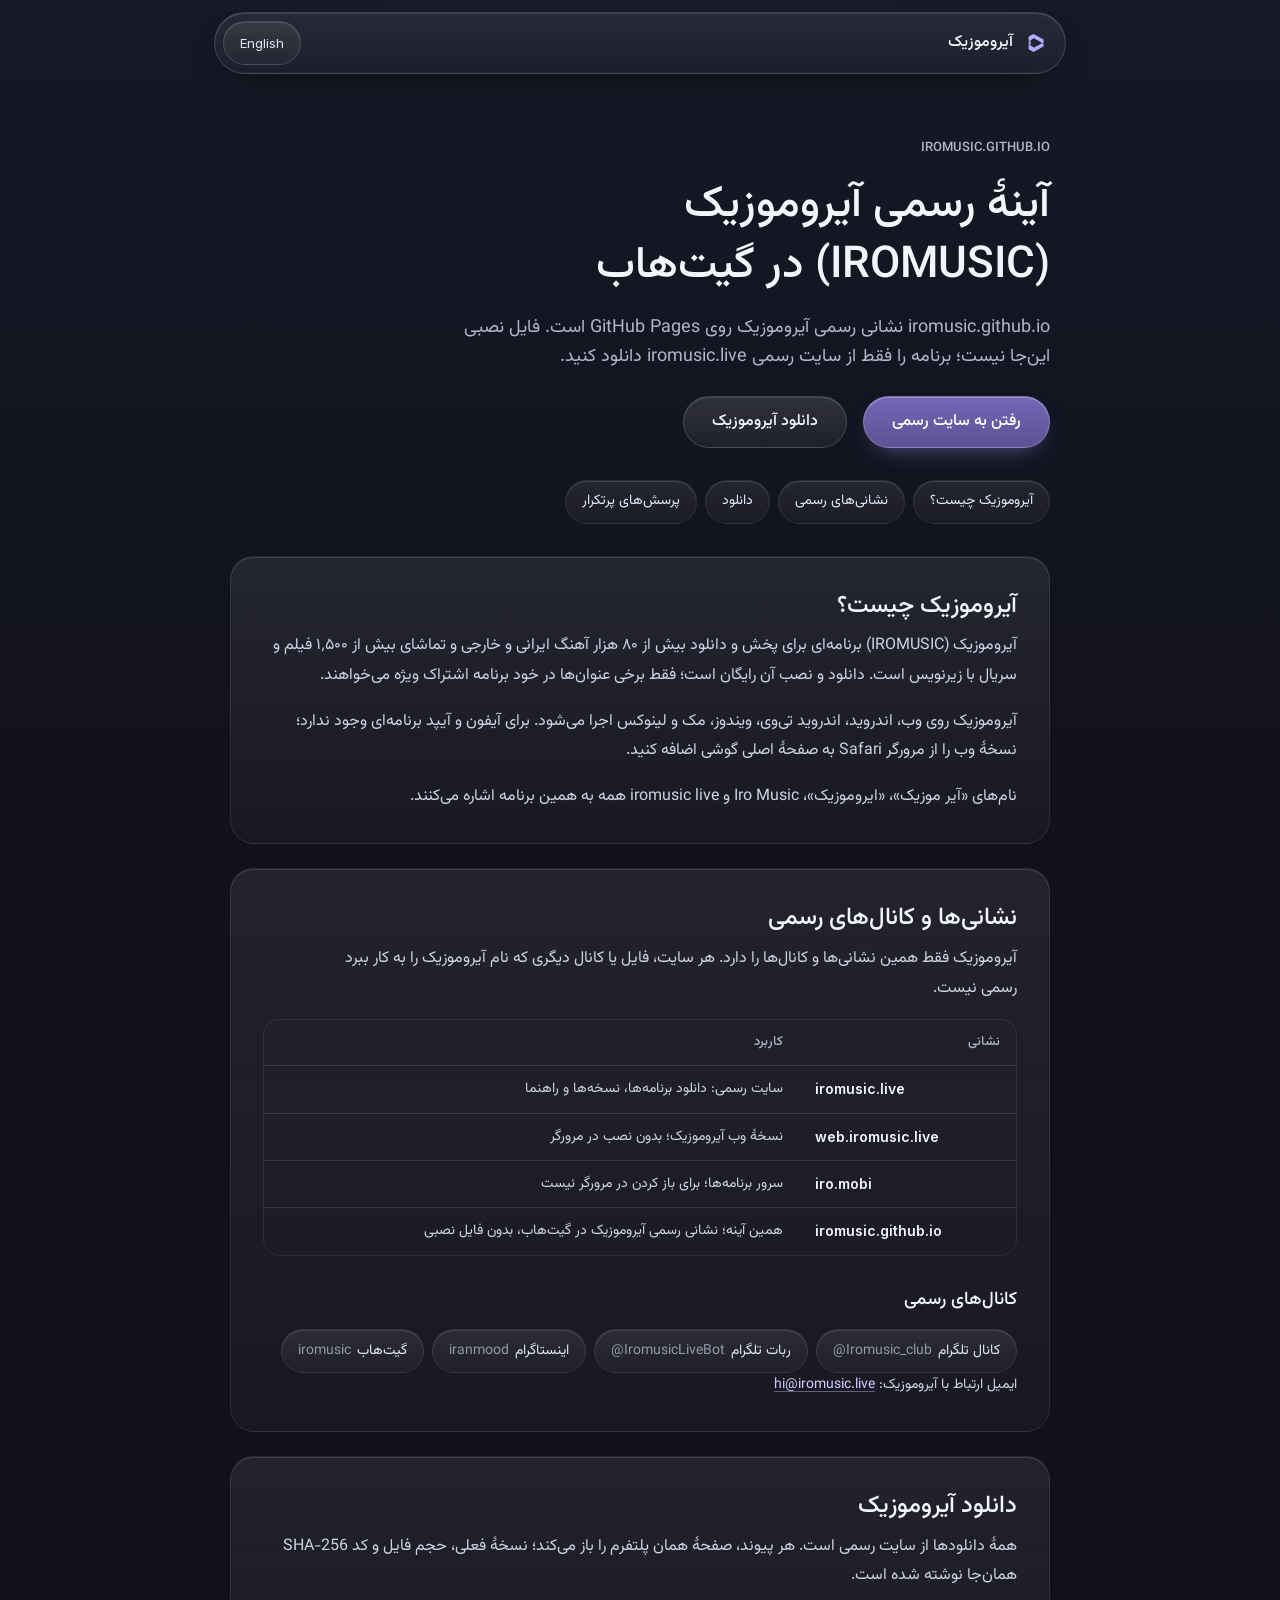
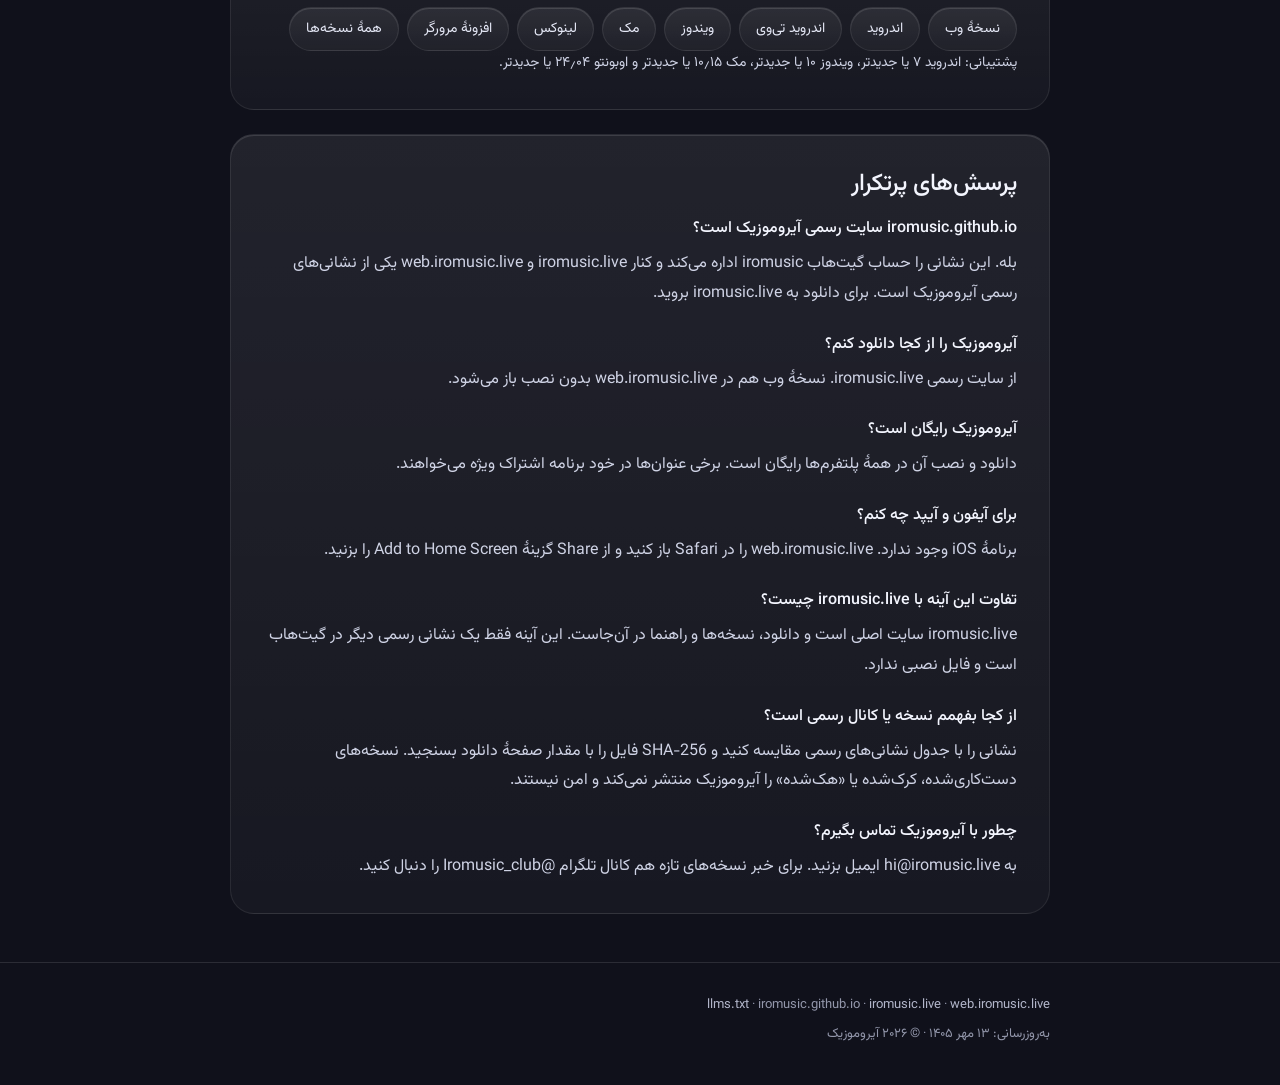
<file: index.html>
<!DOCTYPE html>
<html lang="fa" dir="rtl">
<head>
<meta charset="utf-8">
<meta name="viewport" content="width=device-width, initial-scale=1">
<title>آینهٔ رسمی آیروموزیک (IROMUSIC) در گیت‌هاب</title>
<meta name="description" content="نشانی رسمی آیروموزیک (IROMUSIC) در گیت‌هاب. دانلود و راهنما فقط در سایت رسمی iromusic.live است.">
<meta name="robots" content="index,follow,max-image-preview:large,max-snippet:-1,max-video-preview:-1">
<link rel="canonical" href="https://iromusic.github.io/">
<link rel="alternate" hreflang="fa" href="https://iromusic.github.io/">
<link rel="alternate" hreflang="en" href="https://iromusic.github.io/en/">
<link rel="alternate" hreflang="x-default" href="https://iromusic.github.io/">
<meta name="theme-color" content="#161826">
<meta name="color-scheme" content="dark">
<meta name="application-name" content="IROMUSIC">
<meta property="og:type" content="website">
<meta property="og:site_name" content="IROMUSIC">
<meta property="og:title" content="آینهٔ رسمی آیروموزیک (IROMUSIC) در گیت‌هاب">
<meta property="og:description" content="نشانی رسمی آیروموزیک (IROMUSIC) در گیت‌هاب. دانلود و راهنما فقط در سایت رسمی iromusic.live است.">
<meta property="og:url" content="https://iromusic.github.io/">
<meta property="og:locale" content="fa_IR">
<meta property="og:locale:alternate" content="en_US">
<meta property="og:image" content="https://iromusic.github.io/assets/og/og-1200x630.jpg">
<meta property="og:image:secure_url" content="https://iromusic.github.io/assets/og/og-1200x630.jpg">
<meta property="og:image:type" content="image/jpeg">
<meta property="og:image:width" content="1200">
<meta property="og:image:height" content="630">
<meta property="og:image:alt" content="IROMUSIC آیروموزیک">
<meta name="twitter:card" content="summary_large_image">
<meta name="twitter:title" content="آینهٔ رسمی آیروموزیک (IROMUSIC) در گیت‌هاب">
<meta name="twitter:description" content="نشانی رسمی آیروموزیک (IROMUSIC) در گیت‌هاب. دانلود و راهنما فقط در سایت رسمی iromusic.live است.">
<meta name="twitter:image" content="https://iromusic.github.io/assets/og/og-1200x630.jpg">
<meta name="twitter:image:alt" content="IROMUSIC آیروموزیک">
<link rel="icon" href="/favicon.svg" type="image/svg+xml">
<link rel="icon" href="/favicon.ico" sizes="48x48">
<link rel="icon" href="/assets/icons/icon-192.png" type="image/png" sizes="192x192">
<link rel="apple-touch-icon" href="/assets/icons/apple-touch-icon.png">
<link rel="preload" href="/assets/fonts/Vazirmatn-Regular.woff2" as="font" type="font/woff2" crossorigin>
<link rel="stylesheet" href="/assets/css/site.css?v=2">
<meta name="google-site-verification" content="gBzfijQ6AmLHzrt3xWjVBgiXOT-EV0hqN2oSwiwbx3s">
<script type="application/ld+json">
{
 "@context": "https://schema.org",
 "@graph": [
  {
   "@type": "Organization",
   "@id": "https://iromusic.live/#organization",
   "name": "IROMUSIC",
   "alternateName": [
    "آیروموزیک",
    "IROMUSIC",
    "Iro Music",
    "آیر موزیک",
    "ایروموزیک"
   ],
   "url": "https://iromusic.live/",
   "logo": {
    "@type": "ImageObject",
    "url": "https://iromusic.github.io/assets/icons/icon-512.png",
    "width": 512,
    "height": 512
   },
   "email": "hi@iromusic.live",
   "sameAs": [
    "https://iromusic.live/",
    "https://web.iromusic.live/",
    "https://t.me/Iromusic_club",
    "https://t.me/IromusicLiveBot",
    "https://www.instagram.com/iranmood",
    "https://github.com/iromusic"
   ]
  },
  {
   "@type": "WebSite",
   "@id": "https://iromusic.github.io/#website",
   "url": "https://iromusic.github.io/",
   "name": "IROMUSIC (iromusic.github.io)",
   "alternateName": [
    "آینهٔ رسمی آیروموزیک",
    "IROMUSIC official mirror"
   ],
   "inLanguage": [
    "fa-IR",
    "en"
   ],
   "publisher": {
    "@id": "https://iromusic.live/#organization"
   }
  },
  {
   "@type": "WebPage",
   "@id": "https://iromusic.github.io/#webpage",
   "url": "https://iromusic.github.io/",
   "name": "آینهٔ رسمی آیروموزیک (IROMUSIC) در گیت‌هاب",
   "description": "نشانی رسمی آیروموزیک (IROMUSIC) در گیت‌هاب. دانلود و راهنما فقط در سایت رسمی iromusic.live است.",
   "inLanguage": "fa-IR",
   "isPartOf": {
    "@id": "https://iromusic.github.io/#website"
   },
   "about": {
    "@id": "https://iromusic.live/#organization"
   },
   "primaryImageOfPage": {
    "@type": "ImageObject",
    "url": "https://iromusic.github.io/assets/og/og-1200x630.jpg",
    "width": 1200,
    "height": 630
   },
   "datePublished": "2026-10-05",
   "dateModified": "2026-10-05",
   "breadcrumb": {
    "@id": "https://iromusic.github.io/#breadcrumb"
   },
   "mainEntity": {
    "@id": "https://iromusic.github.io/#faq"
   },
   "significantLink": [
    "https://iromusic.live/fa/download/web/",
    "https://iromusic.live/fa/download/"
   ]
  },
  {
   "@type": "BreadcrumbList",
   "@id": "https://iromusic.github.io/#breadcrumb",
   "itemListElement": [
    {
     "@type": "ListItem",
     "position": 1,
     "name": "IROMUSIC",
     "item": "https://iromusic.live/fa/"
    },
    {
     "@type": "ListItem",
     "position": 2,
     "name": "آینهٔ آیروموزیک",
     "item": "https://iromusic.github.io/"
    }
   ]
  },
  {
   "@type": "FAQPage",
   "@id": "https://iromusic.github.io/#faq",
   "inLanguage": "fa-IR",
   "mainEntity": [
    {
     "@type": "Question",
     "name": "iromusic.github.io سایت رسمی آیروموزیک است؟",
     "acceptedAnswer": {
      "@type": "Answer",
      "text": "بله. این نشانی را حساب گیت‌هاب iromusic اداره می‌کند و کنار iromusic.live و web.iromusic.live یکی از نشانی‌های رسمی آیروموزیک است. برای دانلود به iromusic.live بروید."
     }
    },
    {
     "@type": "Question",
     "name": "آیروموزیک را از کجا دانلود کنم؟",
     "acceptedAnswer": {
      "@type": "Answer",
      "text": "از سایت رسمی iromusic.live. نسخهٔ وب هم در web.iromusic.live بدون نصب باز می‌شود."
     }
    },
    {
     "@type": "Question",
     "name": "آیروموزیک رایگان است؟",
     "acceptedAnswer": {
      "@type": "Answer",
      "text": "دانلود و نصب آن در همهٔ پلتفرم‌ها رایگان است. برخی عنوان‌ها در خود برنامه اشتراک ویژه می‌خواهند."
     }
    },
    {
     "@type": "Question",
     "name": "برای آیفون و آیپد چه کنم؟",
     "acceptedAnswer": {
      "@type": "Answer",
      "text": "برنامهٔ iOS وجود ندارد. web.iromusic.live را در Safari باز کنید و از Share گزینهٔ Add to Home Screen را بزنید."
     }
    },
    {
     "@type": "Question",
     "name": "تفاوت این آینه با iromusic.live چیست؟",
     "acceptedAnswer": {
      "@type": "Answer",
      "text": "iromusic.live سایت اصلی است و دانلود، نسخه‌ها و راهنما در آن‌جاست. این آینه فقط یک نشانی رسمی دیگر در گیت‌هاب است و فایل نصبی ندارد."
     }
    },
    {
     "@type": "Question",
     "name": "از کجا بفهمم نسخه یا کانال رسمی است؟",
     "acceptedAnswer": {
      "@type": "Answer",
      "text": "نشانی را با جدول نشانی‌های رسمی مقایسه کنید و SHA-256 فایل را با مقدار صفحهٔ دانلود بسنجید. نسخه‌های دست‌کاری‌شده، کرک‌شده یا «هک‌شده» را آیروموزیک منتشر نمی‌کند و امن نیستند."
     }
    },
    {
     "@type": "Question",
     "name": "چطور با آیروموزیک تماس بگیرم؟",
     "acceptedAnswer": {
      "@type": "Answer",
      "text": "به hi@iromusic.live ایمیل بزنید. برای خبر نسخه‌های تازه هم کانال تلگرام @Iromusic_club را دنبال کنید."
     }
    }
   ]
  }
 ]
}
</script>
</head>
<body>

<a class="skip-link" href="#main">رفتن به محتوا</a>

<svg width="0" height="0" style="position:absolute" aria-hidden="true">
  <defs>
    <symbol id="iromusic-mark" viewBox="0 0 512 512">
      <g transform="translate(0,512) scale(0.1,-0.1)" fill="currentColor">
        <path d="M1582 4071 c-255 -153 -467 -282 -473 -288 -6 -6 -8 -185 -7 -466 l3 -457 532 319 532 318 338 -189 c186 -104 433 -243 548 -307 116 -65 380 -213 587 -330 208 -116 384 -214 393 -217 13 -5 15 40 15 392 l0 399 -128 69 c-70 38 -176 97 -237 131 -60 34 -155 87 -210 117 -55 31 -170 95 -255 143 -85 49 -216 122 -290 163 -74 41 -189 105 -255 142 -303 170 -614 340 -621 340 -5 0 -217 -126 -472 -279z"/>
        <path d="M1330 2897 l-225 -134 -3 -209 -2 -209 30 -17 c16 -9 30 -13 30 -7 0 11 59 49 78 49 15 0 17 -71 2 -86 -8 -8 -7 -14 2 -21 33 -25 310 -185 314 -181 2 3 3 217 2 476 l-3 472 -225 -133z m170 -35 c0 -46 -2 -49 -40 -71 l-40 -22 0 48 c0 46 2 50 38 71 20 12 38 22 40 22 1 0 2 -22 2 -48z m-250 -135 c0 -37 -6 -47 -40 -70 -39 -27 -50 -22 -50 23 0 34 5 43 37 64 43 29 53 26 53 -17z m250 -62 c0 -40 -4 -47 -32 -65 -18 -11 -36 -20 -40 -20 -5 0 -8 20 -8 44 0 39 4 47 33 64 17 11 35 21 40 21 4 1 7 -19 7 -44z m-252 -137 c-2 -35 -9 -46 -37 -65 -19 -13 -38 -23 -42 -23 -5 0 -9 20 -9 44 0 39 4 47 33 64 50 31 59 28 55 -20z m252 -62 c0 -40 -3 -46 -36 -65 -19 -12 -37 -21 -40 -21 -2 0 -4 20 -4 45 0 40 4 47 33 65 17 11 35 20 40 20 4 0 7 -20 7 -44z m0 -210 c0 -40 -4 -47 -34 -65 -18 -12 -36 -21 -40 -21 -3 0 -6 20 -6 45 0 40 4 47 33 65 17 11 35 20 40 20 4 0 7 -20 7 -44z"/>
        <path d="M3315 2289 c-458 -258 -1153 -639 -1165 -639 -5 0 -241 140 -525 310 -284 171 -518 310 -521 310 -2 0 -4 -208 -4 -463 l0 -462 473 -284 c259 -156 477 -284 482 -284 6 0 66 32 135 70 69 39 258 143 420 233 162 90 399 222 525 293 127 71 275 155 330 185 55 30 150 83 210 117 61 34 170 94 243 134 l132 73 -2 236 -3 237 -145 82 c-80 45 -152 82 -160 82 -8 0 -199 -103 -425 -230z"/>
      </g>
    </symbol>
  </defs>
</svg>

<header class="site-header">
  <div class="wrap site-header__inner">
    <a href="/" class="logo" aria-label="آیروموزیک، صفحهٔ اصلی">
      <svg class="logo__mark" width="26" height="26" aria-hidden="true"><use href="#iromusic-mark"/></svg>
      آیروموزیک
    </a>
    <a class="lang-switch" href="/en/" hreflang="en" lang="en" dir="ltr">English</a>
  </div>
</header>

<main id="main">
  <section class="wrap page-hero">
    <p class="eyebrow"><span dir="ltr">iromusic.github.io</span></p>
    <h1 class="page-hero__title">آینهٔ رسمی آیروموزیک (IROMUSIC) در گیت‌هاب</h1>
    <p class="page-hero__sub">iromusic.github.io نشانی رسمی آیروموزیک روی GitHub Pages است. فایل نصبی این‌جا نیست؛ برنامه را فقط از سایت رسمی iromusic.live دانلود کنید.</p>
    <div class="page-hero__actions">
      <a class="btn btn-primary btn-lg" href="https://iromusic.live/fa/" rel="noopener">رفتن به سایت رسمی</a>
      <a class="btn btn-secondary btn-lg" href="https://iromusic.live/fa/download/" rel="noopener">دانلود آیروموزیک</a>
    </div>
    <nav class="toc" aria-label="در این صفحه"><ul class="related-links"><li><a href="#about">آیروموزیک چیست؟</a></li><li><a href="#official">نشانی‌های رسمی</a></li><li><a href="#download">دانلود</a></li><li><a href="#faq">پرسش‌های پرتکرار</a></li></ul></nav>
  </section>

  <div class="wrap sections">
    <section class="glass-card" id="about" aria-labelledby="about-h">
      <h2 class="card-title" id="about-h">آیروموزیک چیست؟</h2>
      <p>آیروموزیک (IROMUSIC) برنامه‌ای برای پخش و دانلود بیش از ۸۰ هزار آهنگ ایرانی و خارجی و تماشای بیش از ۱٬۵۰۰ فیلم و سریال با زیرنویس است. دانلود و نصب آن رایگان است؛ فقط برخی عنوان‌ها در خود برنامه اشتراک ویژه می‌خواهند.</p><p>آیروموزیک روی وب، اندروید، اندروید تی‌وی، ویندوز، مک و لینوکس اجرا می‌شود. برای آیفون و آیپد برنامه‌ای وجود ندارد؛ نسخهٔ وب را از مرورگر Safari به صفحهٔ اصلی گوشی اضافه کنید.</p><p>نام‌های «آیر موزیک»، «ایروموزیک»، Iro Music و iromusic live همه به همین برنامه اشاره می‌کنند.</p>
    </section>

    <section class="glass-card" id="official" aria-labelledby="official-h">
      <h2 class="card-title" id="official-h">نشانی‌ها و کانال‌های رسمی</h2>
      <p>آیروموزیک فقط همین نشانی‌ها و کانال‌ها را دارد. هر سایت، فایل یا کانال دیگری که نام آیروموزیک را به کار ببرد رسمی نیست.</p>
      <div class="table-wrap"><table class="facts">
        <caption class="sr-only">نشانی‌های رسمی آیروموزیک</caption>
        <thead><tr><th scope="col">نشانی</th><th scope="col">کاربرد</th></tr></thead>
        <tbody><tr><th scope="row" dir="ltr">iromusic.live</th><td>سایت رسمی: دانلود برنامه‌ها، نسخه‌ها و راهنما</td></tr><tr><th scope="row" dir="ltr">web.iromusic.live</th><td>نسخهٔ وب آیروموزیک؛ بدون نصب در مرورگر</td></tr><tr><th scope="row" dir="ltr">iro.mobi</th><td>سرور برنامه‌ها؛ برای باز کردن در مرورگر نیست</td></tr><tr><th scope="row" dir="ltr">iromusic.github.io</th><td>همین آینه؛ نشانی رسمی آیروموزیک در گیت‌هاب، بدون فایل نصبی</td></tr></tbody>
      </table></div>
      <h3 class="sub-title">کانال‌های رسمی</h3>
      <ul class="related-links"><li><a href="https://t.me/Iromusic_club" rel="noopener">کانال تلگرام <span class="handle" dir="ltr">@Iromusic_club</span></a></li><li><a href="https://t.me/IromusicLiveBot" rel="noopener">ربات تلگرام <span class="handle" dir="ltr">@IromusicLiveBot</span></a></li><li><a href="https://www.instagram.com/iranmood" rel="noopener">اینستاگرام <span class="handle" dir="ltr">iranmood</span></a></li><li><a href="https://github.com/iromusic" rel="noopener">گیت‌هاب <span class="handle" dir="ltr">iromusic</span></a></li></ul>
      <p class="small">ایمیل ارتباط با آیروموزیک: <a href="mailto:hi@iromusic.live"><span dir="ltr">hi@iromusic.live</span></a></p>
    </section>

    <section class="glass-card" id="download" aria-labelledby="download-h">
      <h2 class="card-title" id="download-h">دانلود آیروموزیک</h2>
      <p>همهٔ دانلودها از سایت رسمی است. هر پیوند، صفحهٔ همان پلتفرم را باز می‌کند؛ نسخهٔ فعلی، حجم فایل و کد SHA-256 همان‌جا نوشته شده است.</p>
      <ul class="related-links"><li><a href="https://iromusic.live/fa/download/web/" rel="noopener">نسخهٔ وب</a></li><li><a href="https://iromusic.live/fa/download/android/" rel="noopener">اندروید</a></li><li><a href="https://iromusic.live/fa/download/android-tv/" rel="noopener">اندروید تی‌وی</a></li><li><a href="https://iromusic.live/fa/download/windows/" rel="noopener">ویندوز</a></li><li><a href="https://iromusic.live/fa/download/macos/" rel="noopener">مک</a></li><li><a href="https://iromusic.live/fa/download/linux/" rel="noopener">لینوکس</a></li><li><a href="https://iromusic.live/fa/extensions/" rel="noopener">افزونهٔ مرورگر</a></li><li><a href="https://iromusic.live/fa/releases/" rel="noopener">همهٔ نسخه‌ها</a></li></ul>
      <p class="small">پشتیبانی: اندروید ۷ یا جدیدتر، ویندوز ۱۰ یا جدیدتر، مک ۱۰٫۱۵ یا جدیدتر و اوبونتو ۲۴٫۰۴ یا جدیدتر.</p>
    </section>

    <section class="glass-card faq" id="faq" aria-labelledby="faq-h">
      <h2 class="card-title" id="faq-h">پرسش‌های پرتکرار</h2>
      <h3>iromusic.github.io سایت رسمی آیروموزیک است؟</h3><p>بله. این نشانی را حساب گیت‌هاب iromusic اداره می‌کند و کنار iromusic.live و web.iromusic.live یکی از نشانی‌های رسمی آیروموزیک است. برای دانلود به iromusic.live بروید.</p><h3>آیروموزیک را از کجا دانلود کنم؟</h3><p>از سایت رسمی iromusic.live. نسخهٔ وب هم در web.iromusic.live بدون نصب باز می‌شود.</p><h3>آیروموزیک رایگان است؟</h3><p>دانلود و نصب آن در همهٔ پلتفرم‌ها رایگان است. برخی عنوان‌ها در خود برنامه اشتراک ویژه می‌خواهند.</p><h3>برای آیفون و آیپد چه کنم؟</h3><p>برنامهٔ iOS وجود ندارد. web.iromusic.live را در Safari باز کنید و از Share گزینهٔ Add to Home Screen را بزنید.</p><h3>تفاوت این آینه با iromusic.live چیست؟</h3><p>iromusic.live سایت اصلی است و دانلود، نسخه‌ها و راهنما در آن‌جاست. این آینه فقط یک نشانی رسمی دیگر در گیت‌هاب است و فایل نصبی ندارد.</p><h3>از کجا بفهمم نسخه یا کانال رسمی است؟</h3><p>نشانی را با جدول نشانی‌های رسمی مقایسه کنید و SHA-256 فایل را با مقدار صفحهٔ دانلود بسنجید. نسخه‌های دست‌کاری‌شده، کرک‌شده یا «هک‌شده» را آیروموزیک منتشر نمی‌کند و امن نیستند.</p><h3>چطور با آیروموزیک تماس بگیرم؟</h3><p>به hi@iromusic.live ایمیل بزنید. برای خبر نسخه‌های تازه هم کانال تلگرام @Iromusic_club را دنبال کنید.</p>
    </section>
  </div>
</main>

<footer class="site-footer">
  <div class="wrap">
    <p><a href="https://iromusic.live/fa/">iromusic.live</a> · <a href="https://web.iromusic.live">web.iromusic.live</a> · <span dir="ltr">iromusic.github.io</span> · <a href="/llms.txt" dir="ltr" lang="en">llms.txt</a></p>
    <p>به‌روزرسانی: <time datetime="2026-10-05">۱۳ مهر ۱۴۰۵</time> · © ۲۰۲۶ آیروموزیک</p>
  </div>
</footer>

</body>
</html>
</file>
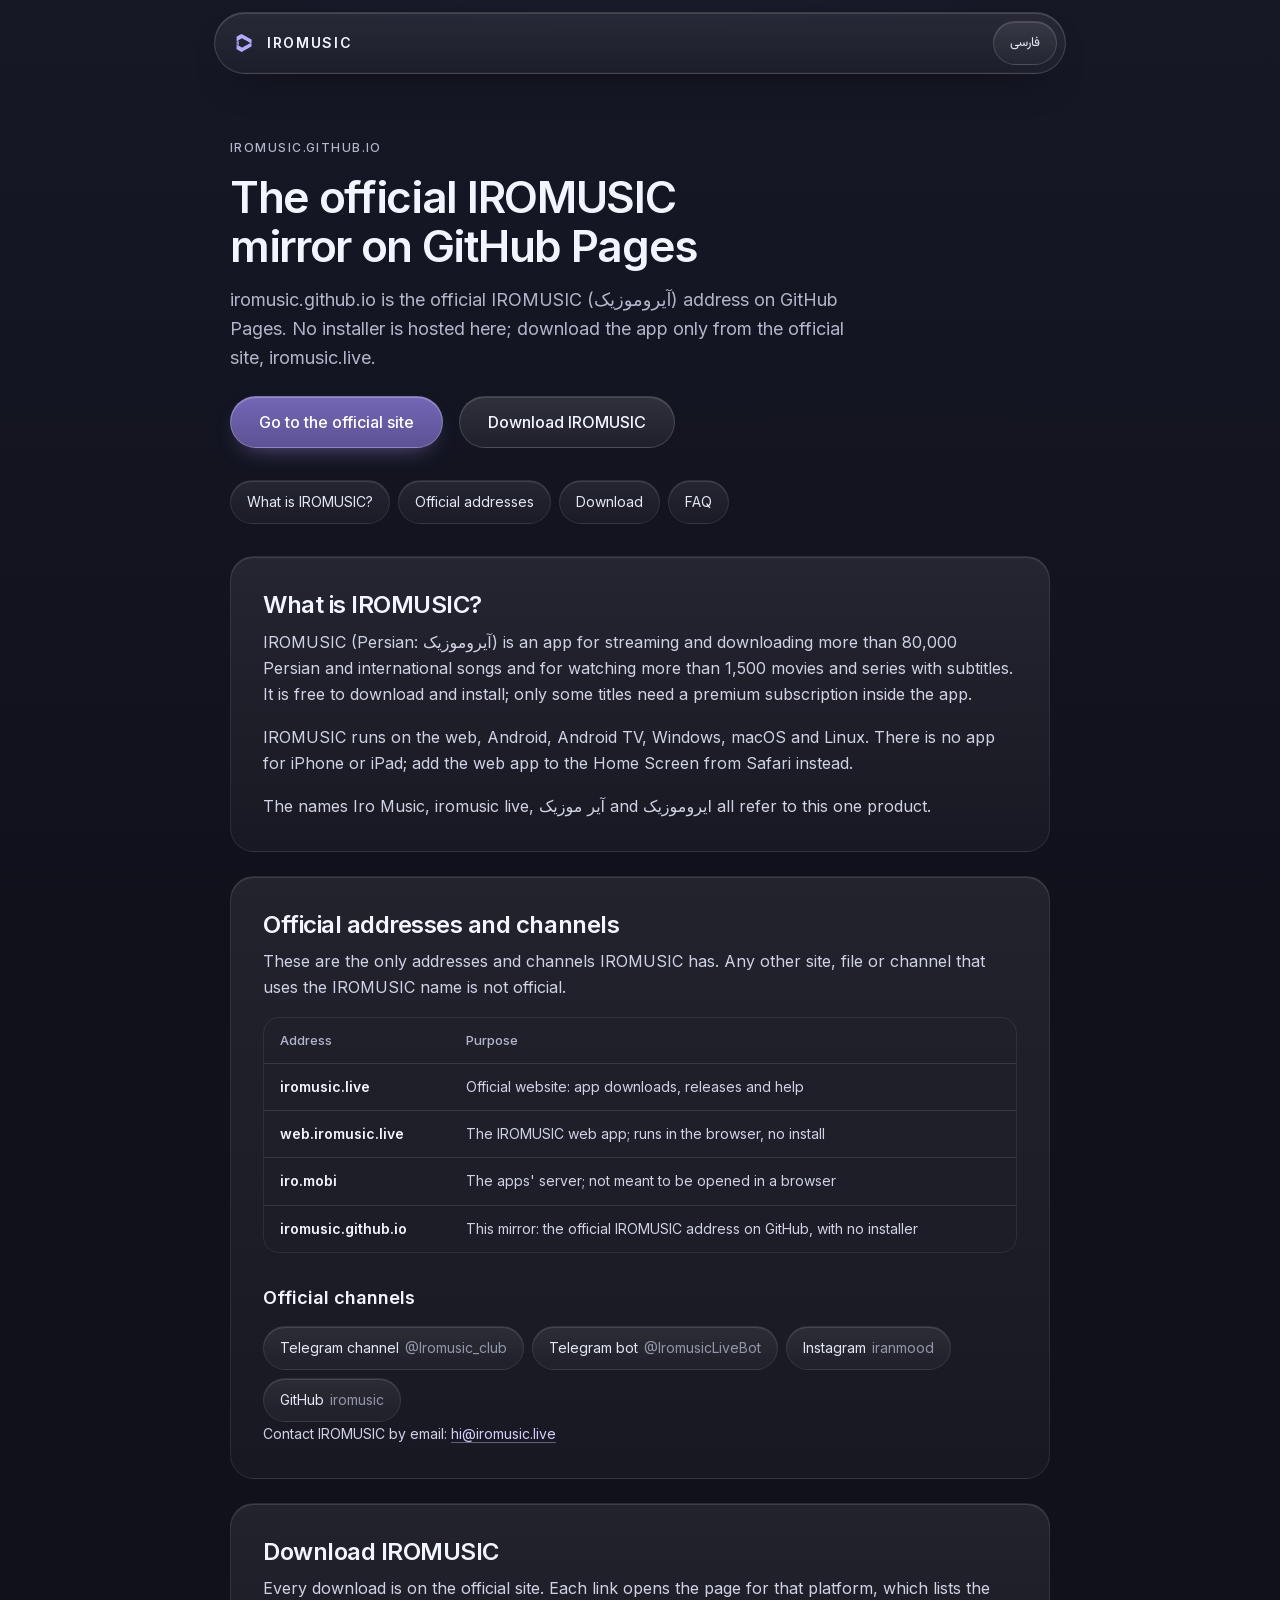
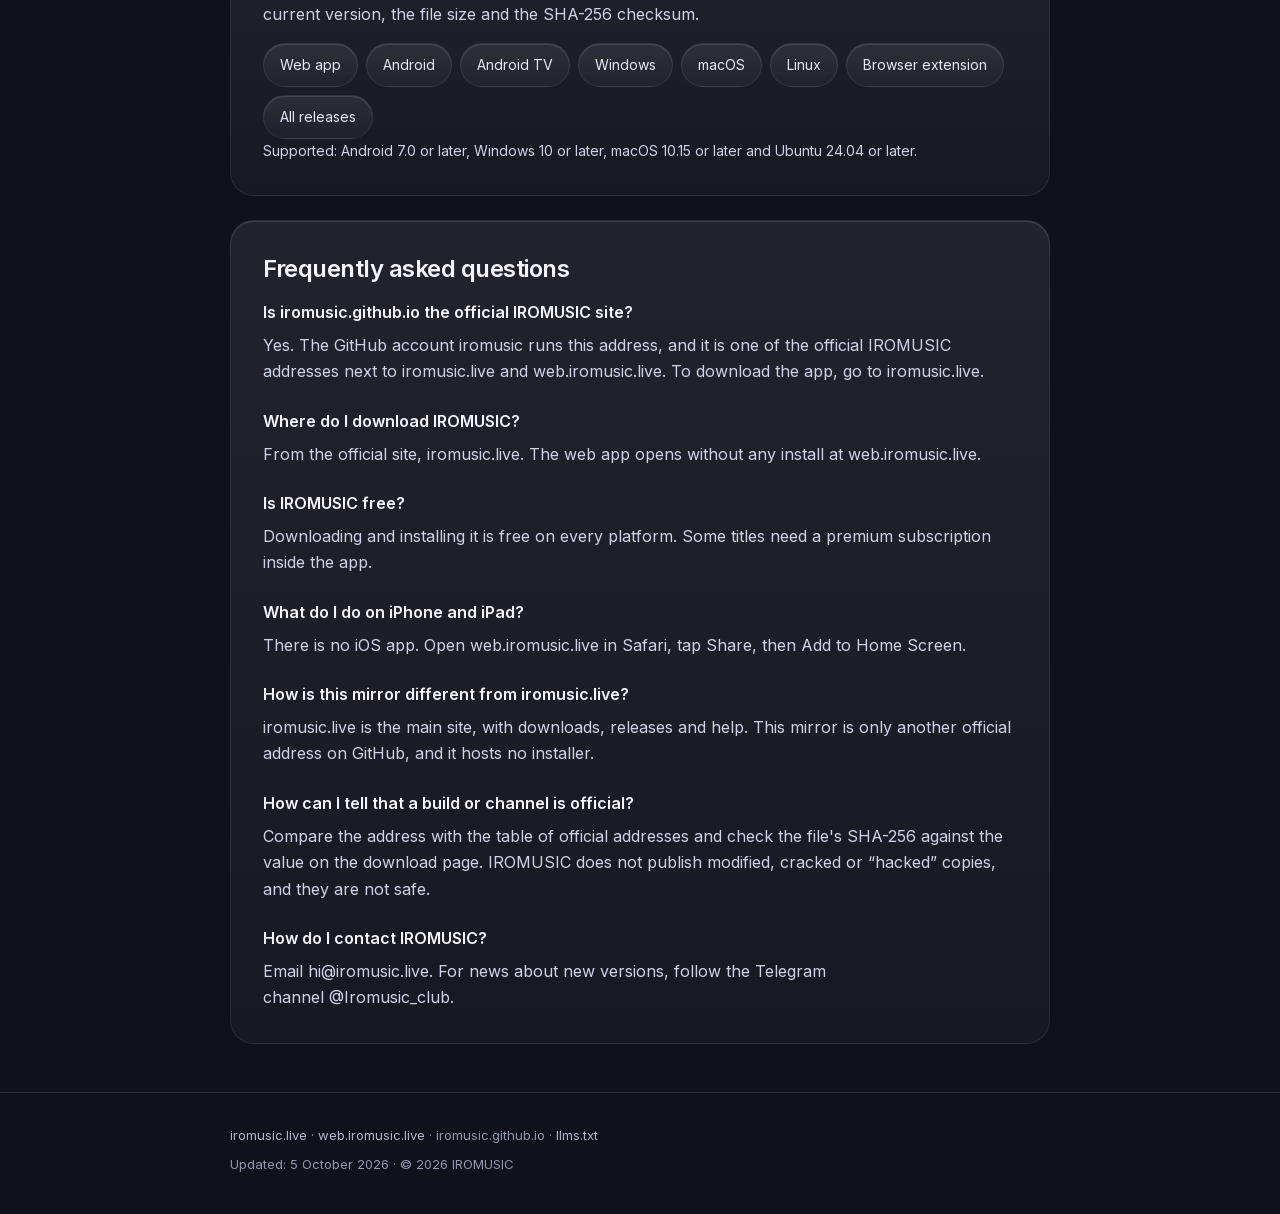
<file: en/index.html>
<!DOCTYPE html>
<html lang="en" dir="ltr">
<head>
<meta charset="utf-8">
<meta name="viewport" content="width=device-width, initial-scale=1">
<title>IROMUSIC official mirror on GitHub Pages</title>
<meta name="description" content="The official IROMUSIC (آیروموزیک) address on GitHub Pages. Downloads and help are only on the official site, iromusic.live.">
<meta name="robots" content="index,follow,max-image-preview:large,max-snippet:-1,max-video-preview:-1">
<link rel="canonical" href="https://iromusic.github.io/en/">
<link rel="alternate" hreflang="fa" href="https://iromusic.github.io/">
<link rel="alternate" hreflang="en" href="https://iromusic.github.io/en/">
<link rel="alternate" hreflang="x-default" href="https://iromusic.github.io/">
<meta name="theme-color" content="#161826">
<meta name="color-scheme" content="dark">
<meta name="application-name" content="IROMUSIC">
<meta property="og:type" content="website">
<meta property="og:site_name" content="IROMUSIC">
<meta property="og:title" content="IROMUSIC official mirror on GitHub Pages">
<meta property="og:description" content="The official IROMUSIC (آیروموزیک) address on GitHub Pages. Downloads and help are only on the official site, iromusic.live.">
<meta property="og:url" content="https://iromusic.github.io/en/">
<meta property="og:locale" content="en_US">
<meta property="og:locale:alternate" content="fa_IR">
<meta property="og:image" content="https://iromusic.github.io/assets/og/og-1200x630.jpg">
<meta property="og:image:secure_url" content="https://iromusic.github.io/assets/og/og-1200x630.jpg">
<meta property="og:image:type" content="image/jpeg">
<meta property="og:image:width" content="1200">
<meta property="og:image:height" content="630">
<meta property="og:image:alt" content="IROMUSIC آیروموزیک">
<meta name="twitter:card" content="summary_large_image">
<meta name="twitter:title" content="IROMUSIC official mirror on GitHub Pages">
<meta name="twitter:description" content="The official IROMUSIC (آیروموزیک) address on GitHub Pages. Downloads and help are only on the official site, iromusic.live.">
<meta name="twitter:image" content="https://iromusic.github.io/assets/og/og-1200x630.jpg">
<meta name="twitter:image:alt" content="IROMUSIC آیروموزیک">
<link rel="icon" href="/favicon.svg" type="image/svg+xml">
<link rel="icon" href="/favicon.ico" sizes="48x48">
<link rel="icon" href="/assets/icons/icon-192.png" type="image/png" sizes="192x192">
<link rel="apple-touch-icon" href="/assets/icons/apple-touch-icon.png">
<link rel="preload" href="/assets/fonts/inter-latin.woff2" as="font" type="font/woff2" crossorigin>
<link rel="stylesheet" href="/assets/css/site.css?v=2">

<script type="application/ld+json">
{
 "@context": "https://schema.org",
 "@graph": [
  {
   "@type": "Organization",
   "@id": "https://iromusic.live/#organization",
   "name": "IROMUSIC",
   "alternateName": [
    "آیروموزیک",
    "IROMUSIC",
    "Iro Music",
    "آیر موزیک",
    "ایروموزیک"
   ],
   "url": "https://iromusic.live/",
   "logo": {
    "@type": "ImageObject",
    "url": "https://iromusic.github.io/assets/icons/icon-512.png",
    "width": 512,
    "height": 512
   },
   "email": "hi@iromusic.live",
   "sameAs": [
    "https://iromusic.live/",
    "https://web.iromusic.live/",
    "https://t.me/Iromusic_club",
    "https://t.me/IromusicLiveBot",
    "https://www.instagram.com/iranmood",
    "https://github.com/iromusic"
   ]
  },
  {
   "@type": "WebSite",
   "@id": "https://iromusic.github.io/#website",
   "url": "https://iromusic.github.io/",
   "name": "IROMUSIC (iromusic.github.io)",
   "alternateName": [
    "آینهٔ رسمی آیروموزیک",
    "IROMUSIC official mirror"
   ],
   "inLanguage": [
    "fa-IR",
    "en"
   ],
   "publisher": {
    "@id": "https://iromusic.live/#organization"
   }
  },
  {
   "@type": "WebPage",
   "@id": "https://iromusic.github.io/en/#webpage",
   "url": "https://iromusic.github.io/en/",
   "name": "IROMUSIC official mirror on GitHub Pages",
   "description": "The official IROMUSIC (آیروموزیک) address on GitHub Pages. Downloads and help are only on the official site, iromusic.live.",
   "inLanguage": "en",
   "isPartOf": {
    "@id": "https://iromusic.github.io/#website"
   },
   "about": {
    "@id": "https://iromusic.live/#organization"
   },
   "primaryImageOfPage": {
    "@type": "ImageObject",
    "url": "https://iromusic.github.io/assets/og/og-1200x630.jpg",
    "width": 1200,
    "height": 630
   },
   "datePublished": "2026-10-05",
   "dateModified": "2026-10-05",
   "breadcrumb": {
    "@id": "https://iromusic.github.io/en/#breadcrumb"
   },
   "mainEntity": {
    "@id": "https://iromusic.github.io/en/#faq"
   },
   "significantLink": [
    "https://iromusic.live/en/download/web/",
    "https://iromusic.live/en/download/"
   ]
  },
  {
   "@type": "BreadcrumbList",
   "@id": "https://iromusic.github.io/en/#breadcrumb",
   "itemListElement": [
    {
     "@type": "ListItem",
     "position": 1,
     "name": "IROMUSIC",
     "item": "https://iromusic.live/en/"
    },
    {
     "@type": "ListItem",
     "position": 2,
     "name": "IROMUSIC mirror",
     "item": "https://iromusic.github.io/en/"
    }
   ]
  },
  {
   "@type": "FAQPage",
   "@id": "https://iromusic.github.io/en/#faq",
   "inLanguage": "en",
   "mainEntity": [
    {
     "@type": "Question",
     "name": "Is iromusic.github.io the official IROMUSIC site?",
     "acceptedAnswer": {
      "@type": "Answer",
      "text": "Yes. The GitHub account iromusic runs this address, and it is one of the official IROMUSIC addresses next to iromusic.live and web.iromusic.live. To download the app, go to iromusic.live."
     }
    },
    {
     "@type": "Question",
     "name": "Where do I download IROMUSIC?",
     "acceptedAnswer": {
      "@type": "Answer",
      "text": "From the official site, iromusic.live. The web app opens without any install at web.iromusic.live."
     }
    },
    {
     "@type": "Question",
     "name": "Is IROMUSIC free?",
     "acceptedAnswer": {
      "@type": "Answer",
      "text": "Downloading and installing it is free on every platform. Some titles need a premium subscription inside the app."
     }
    },
    {
     "@type": "Question",
     "name": "What do I do on iPhone and iPad?",
     "acceptedAnswer": {
      "@type": "Answer",
      "text": "There is no iOS app. Open web.iromusic.live in Safari, tap Share, then Add to Home Screen."
     }
    },
    {
     "@type": "Question",
     "name": "How is this mirror different from iromusic.live?",
     "acceptedAnswer": {
      "@type": "Answer",
      "text": "iromusic.live is the main site, with downloads, releases and help. This mirror is only another official address on GitHub, and it hosts no installer."
     }
    },
    {
     "@type": "Question",
     "name": "How can I tell that a build or channel is official?",
     "acceptedAnswer": {
      "@type": "Answer",
      "text": "Compare the address with the table of official addresses and check the file's SHA-256 against the value on the download page. IROMUSIC does not publish modified, cracked or “hacked” copies, and they are not safe."
     }
    },
    {
     "@type": "Question",
     "name": "How do I contact IROMUSIC?",
     "acceptedAnswer": {
      "@type": "Answer",
      "text": "Email hi@iromusic.live. For news about new versions, follow the Telegram channel @Iromusic_club."
     }
    }
   ]
  }
 ]
}
</script>
</head>
<body>

<a class="skip-link" href="#main">Skip to content</a>

<svg width="0" height="0" style="position:absolute" aria-hidden="true">
  <defs>
    <symbol id="iromusic-mark" viewBox="0 0 512 512">
      <g transform="translate(0,512) scale(0.1,-0.1)" fill="currentColor">
        <path d="M1582 4071 c-255 -153 -467 -282 -473 -288 -6 -6 -8 -185 -7 -466 l3 -457 532 319 532 318 338 -189 c186 -104 433 -243 548 -307 116 -65 380 -213 587 -330 208 -116 384 -214 393 -217 13 -5 15 40 15 392 l0 399 -128 69 c-70 38 -176 97 -237 131 -60 34 -155 87 -210 117 -55 31 -170 95 -255 143 -85 49 -216 122 -290 163 -74 41 -189 105 -255 142 -303 170 -614 340 -621 340 -5 0 -217 -126 -472 -279z"/>
        <path d="M1330 2897 l-225 -134 -3 -209 -2 -209 30 -17 c16 -9 30 -13 30 -7 0 11 59 49 78 49 15 0 17 -71 2 -86 -8 -8 -7 -14 2 -21 33 -25 310 -185 314 -181 2 3 3 217 2 476 l-3 472 -225 -133z m170 -35 c0 -46 -2 -49 -40 -71 l-40 -22 0 48 c0 46 2 50 38 71 20 12 38 22 40 22 1 0 2 -22 2 -48z m-250 -135 c0 -37 -6 -47 -40 -70 -39 -27 -50 -22 -50 23 0 34 5 43 37 64 43 29 53 26 53 -17z m250 -62 c0 -40 -4 -47 -32 -65 -18 -11 -36 -20 -40 -20 -5 0 -8 20 -8 44 0 39 4 47 33 64 17 11 35 21 40 21 4 1 7 -19 7 -44z m-252 -137 c-2 -35 -9 -46 -37 -65 -19 -13 -38 -23 -42 -23 -5 0 -9 20 -9 44 0 39 4 47 33 64 50 31 59 28 55 -20z m252 -62 c0 -40 -3 -46 -36 -65 -19 -12 -37 -21 -40 -21 -2 0 -4 20 -4 45 0 40 4 47 33 65 17 11 35 20 40 20 4 0 7 -20 7 -44z m0 -210 c0 -40 -4 -47 -34 -65 -18 -12 -36 -21 -40 -21 -3 0 -6 20 -6 45 0 40 4 47 33 65 17 11 35 20 40 20 4 0 7 -20 7 -44z"/>
        <path d="M3315 2289 c-458 -258 -1153 -639 -1165 -639 -5 0 -241 140 -525 310 -284 171 -518 310 -521 310 -2 0 -4 -208 -4 -463 l0 -462 473 -284 c259 -156 477 -284 482 -284 6 0 66 32 135 70 69 39 258 143 420 233 162 90 399 222 525 293 127 71 275 155 330 185 55 30 150 83 210 117 61 34 170 94 243 134 l132 73 -2 236 -3 237 -145 82 c-80 45 -152 82 -160 82 -8 0 -199 -103 -425 -230z"/>
      </g>
    </symbol>
  </defs>
</svg>

<header class="site-header">
  <div class="wrap site-header__inner">
    <a href="/en/" class="logo" aria-label="IROMUSIC, home">
      <svg class="logo__mark" width="26" height="26" aria-hidden="true"><use href="#iromusic-mark"/></svg>
      IROMUSIC
    </a>
    <a class="lang-switch" href="/" hreflang="fa" lang="fa" dir="rtl">فارسی</a>
  </div>
</header>

<main id="main">
  <section class="wrap page-hero">
    <p class="eyebrow"><span dir="ltr">iromusic.github.io</span></p>
    <h1 class="page-hero__title">The official IROMUSIC mirror on GitHub Pages</h1>
    <p class="page-hero__sub">iromusic.github.io is the official IROMUSIC (آیروموزیک) address on GitHub Pages. No installer is hosted here; download the app only from the official site, iromusic.live.</p>
    <div class="page-hero__actions">
      <a class="btn btn-primary btn-lg" href="https://iromusic.live/en/" rel="noopener">Go to the official site</a>
      <a class="btn btn-secondary btn-lg" href="https://iromusic.live/en/download/" rel="noopener">Download IROMUSIC</a>
    </div>
    <nav class="toc" aria-label="On this page"><ul class="related-links"><li><a href="#about">What is IROMUSIC?</a></li><li><a href="#official">Official addresses</a></li><li><a href="#download">Download</a></li><li><a href="#faq">FAQ</a></li></ul></nav>
  </section>

  <div class="wrap sections">
    <section class="glass-card" id="about" aria-labelledby="about-h">
      <h2 class="card-title" id="about-h">What is IROMUSIC?</h2>
      <p>IROMUSIC (Persian: آیروموزیک) is an app for streaming and downloading more than 80,000 Persian and international songs and for watching more than 1,500 movies and series with subtitles. It is free to download and install; only some titles need a premium subscription inside the app.</p><p>IROMUSIC runs on the web, Android, Android TV, Windows, macOS and Linux. There is no app for iPhone or iPad; add the web app to the Home Screen from Safari instead.</p><p>The names Iro Music, iromusic live, آیر موزیک and ایروموزیک all refer to this one product.</p>
    </section>

    <section class="glass-card" id="official" aria-labelledby="official-h">
      <h2 class="card-title" id="official-h">Official addresses and channels</h2>
      <p>These are the only addresses and channels IROMUSIC has. Any other site, file or channel that uses the IROMUSIC name is not official.</p>
      <div class="table-wrap"><table class="facts">
        <caption class="sr-only">Official IROMUSIC addresses</caption>
        <thead><tr><th scope="col">Address</th><th scope="col">Purpose</th></tr></thead>
        <tbody><tr><th scope="row" dir="ltr">iromusic.live</th><td>Official website: app downloads, releases and help</td></tr><tr><th scope="row" dir="ltr">web.iromusic.live</th><td>The IROMUSIC web app; runs in the browser, no install</td></tr><tr><th scope="row" dir="ltr">iro.mobi</th><td>The apps&#x27; server; not meant to be opened in a browser</td></tr><tr><th scope="row" dir="ltr">iromusic.github.io</th><td>This mirror: the official IROMUSIC address on GitHub, with no installer</td></tr></tbody>
      </table></div>
      <h3 class="sub-title">Official channels</h3>
      <ul class="related-links"><li><a href="https://t.me/Iromusic_club" rel="noopener">Telegram channel <span class="handle" dir="ltr">@Iromusic_club</span></a></li><li><a href="https://t.me/IromusicLiveBot" rel="noopener">Telegram bot <span class="handle" dir="ltr">@IromusicLiveBot</span></a></li><li><a href="https://www.instagram.com/iranmood" rel="noopener">Instagram <span class="handle" dir="ltr">iranmood</span></a></li><li><a href="https://github.com/iromusic" rel="noopener">GitHub <span class="handle" dir="ltr">iromusic</span></a></li></ul>
      <p class="small">Contact IROMUSIC by email: <a href="mailto:hi@iromusic.live"><span dir="ltr">hi@iromusic.live</span></a></p>
    </section>

    <section class="glass-card" id="download" aria-labelledby="download-h">
      <h2 class="card-title" id="download-h">Download IROMUSIC</h2>
      <p>Every download is on the official site. Each link opens the page for that platform, which lists the current version, the file size and the SHA-256 checksum.</p>
      <ul class="related-links"><li><a href="https://iromusic.live/en/download/web/" rel="noopener">Web app</a></li><li><a href="https://iromusic.live/en/download/android/" rel="noopener">Android</a></li><li><a href="https://iromusic.live/en/download/android-tv/" rel="noopener">Android TV</a></li><li><a href="https://iromusic.live/en/download/windows/" rel="noopener">Windows</a></li><li><a href="https://iromusic.live/en/download/macos/" rel="noopener">macOS</a></li><li><a href="https://iromusic.live/en/download/linux/" rel="noopener">Linux</a></li><li><a href="https://iromusic.live/en/extensions/" rel="noopener">Browser extension</a></li><li><a href="https://iromusic.live/en/releases/" rel="noopener">All releases</a></li></ul>
      <p class="small">Supported: Android 7.0 or later, Windows 10 or later, macOS 10.15 or later and Ubuntu 24.04 or later.</p>
    </section>

    <section class="glass-card faq" id="faq" aria-labelledby="faq-h">
      <h2 class="card-title" id="faq-h">Frequently asked questions</h2>
      <h3>Is iromusic.github.io the official IROMUSIC site?</h3><p>Yes. The GitHub account iromusic runs this address, and it is one of the official IROMUSIC addresses next to iromusic.live and web.iromusic.live. To download the app, go to iromusic.live.</p><h3>Where do I download IROMUSIC?</h3><p>From the official site, iromusic.live. The web app opens without any install at web.iromusic.live.</p><h3>Is IROMUSIC free?</h3><p>Downloading and installing it is free on every platform. Some titles need a premium subscription inside the app.</p><h3>What do I do on iPhone and iPad?</h3><p>There is no iOS app. Open web.iromusic.live in Safari, tap Share, then Add to Home Screen.</p><h3>How is this mirror different from iromusic.live?</h3><p>iromusic.live is the main site, with downloads, releases and help. This mirror is only another official address on GitHub, and it hosts no installer.</p><h3>How can I tell that a build or channel is official?</h3><p>Compare the address with the table of official addresses and check the file&#x27;s SHA-256 against the value on the download page. IROMUSIC does not publish modified, cracked or “hacked” copies, and they are not safe.</p><h3>How do I contact IROMUSIC?</h3><p>Email hi@iromusic.live. For news about new versions, follow the Telegram channel @Iromusic_club.</p>
    </section>
  </div>
</main>

<footer class="site-footer">
  <div class="wrap">
    <p><a href="https://iromusic.live/en/">iromusic.live</a> · <a href="https://web.iromusic.live">web.iromusic.live</a> · <span dir="ltr">iromusic.github.io</span> · <a href="/llms.txt" dir="ltr" lang="en">llms.txt</a></p>
    <p>Updated: <time datetime="2026-10-05">5 October 2026</time> · © 2026 IROMUSIC</p>
  </div>
</footer>

</body>
</html>
</file>
<file: assets/css/site.css>
/* IROMUSIC mirror — trimmed copy of the iromusic.live design system (landing/assets/css/site.css).
 * Only the rules these pages use: fonts, tokens, base, header, page hero, glass card, buttons,
 * link pills, footer. Self-hosted fonts, no CDN, no backdrop blur. */

/* ── fonts ──────────────────────────────────────────────────────────────── */
@font-face {
  font-family: 'Inter';
  font-style: normal;
  font-weight: 400 700;
  font-display: swap;
  src: url("/assets/fonts/inter-latin.woff2") format('woff2');
  unicode-range: U+0000-00FF, U+0131, U+0152-0153, U+02BB-02BC, U+02C6, U+02DA, U+02DC, U+0304, U+0308, U+0329, U+2000-206F, U+20AC, U+2122, U+2191, U+2193, U+2212, U+2215, U+FEFF, U+FFFD;
}
@font-face {
  font-family: 'Vazirmatn';
  font-style: normal;
  font-weight: 400;
  font-display: swap;
  src: url("/assets/fonts/Vazirmatn-Regular.woff2") format('woff2');
}
@font-face {
  font-family: 'Vazirmatn';
  font-style: normal;
  font-weight: 500 700;
  font-display: swap;
  src: url("/assets/fonts/Vazirmatn-Medium.woff2") format('woff2');
}

/* ── tokens ─────────────────────────────────────────────────────────────── */
:root {
  color-scheme: dark;

  --color-bg: #161826;
  --color-bg-deep: #10111b;
  --color-surface: #232532;
  --color-text: #e9e9ed;
  --color-accent: #9184d9;
  --color-divider: color-mix(in srgb, #e9e9ed 12%, transparent);

  --color-neutral-100: #f3f5fe;
  --color-neutral-200: #e4e7f5;
  --color-neutral-300: #cfd3e5;
  --color-neutral-400: #b2b6ca;
  --color-neutral-500: #9397ab;

  --color-accent-200: #e7e5fe;
  --color-accent-300: #d2cefd;
  --color-accent-400: #b5abfc;
  --color-accent-600: #796cbf;
  --color-accent-700: #5d5294;

  --font-heading: "Inter", system-ui, -apple-system, "Segoe UI", sans-serif;
  --font-body: "Inter", system-ui, -apple-system, "Segoe UI", sans-serif;

  --space-1: 8px;
  --space-2: 16px;
  --space-3: 24px;
  --space-4: 32px;
  --space-6: 48px;
  --space-8: 64px;

  --text-xs: 12px;
  --text-sm: 14px;
  --text-md: 16px;
  --text-lg: 18px;
  --text-xl: clamp(20px, 2.2vw, 24px);
  --text-3xl: clamp(30px, 4.4vw, 44px);

  --radius-pill: 999px;
  --wrap: 820px;
  --gutter: clamp(16px, 5vw, 48px);

  --glass-fill: linear-gradient(180deg, rgb(255 255 255 / .08) 0%, rgb(255 255 255 / .03) 100%);
  --glass-fill-strong: linear-gradient(180deg, rgb(255 255 255 / .12) 0%, rgb(255 255 255 / .05) 100%);
  --glass-fill-tint: linear-gradient(180deg, color-mix(in srgb, var(--color-accent-600) 80%, var(--color-accent-700)) 0%, var(--color-accent-700) 100%);
  --glass-edge: rgb(255 255 255 / .14);
  --glass-edge-soft: rgb(255 255 255 / .08);
  --glass-edge-hover: rgb(255 255 255 / .28);
  --glass-highlight: inset 0 1px 0 rgb(255 255 255 / .12);
  --glass-shadow: inset 0 1px 0 rgb(255 255 255 / .14), inset 0 -1px 0 rgb(255 255 255 / .03), 0 20px 40px -24px rgb(0 0 0 / .8);
  --glass-radius: 24px;
  --ease-glass: cubic-bezier(.2, .7, .2, 1);
}

/* Vazirmatn leads on Persian pages, Inter everywhere else. */
:root:lang(fa),
[lang="fa"] {
  --font-heading: "Vazirmatn", "Inter", system-ui, sans-serif;
  --font-body: "Vazirmatn", "Inter", system-ui, sans-serif;
}

/* ── base ───────────────────────────────────────────────────────────────── */
*, *::before, *::after { box-sizing: border-box; }

html { -webkit-text-size-adjust: 100%; }

body {
  margin: 0;
  min-height: 100vh;
  display: flex;
  flex-direction: column;
  background:
    radial-gradient(1100px 560px at 50% -12%, color-mix(in srgb, var(--color-accent) 16%, transparent), transparent 70%) no-repeat,
    linear-gradient(180deg, var(--color-bg) 0%, var(--color-bg-deep) 100%) fixed;
  background-color: var(--color-bg-deep);
  color: var(--color-text);
  font-family: var(--font-body);
  font-size: var(--text-md);
  line-height: 1.6;
  -webkit-font-smoothing: antialiased;
  -moz-osx-font-smoothing: grayscale;
}
main { flex: 1 0 auto; }

h1, h2 {
  margin: 0;
  font-family: var(--font-heading);
  font-weight: 600;
  line-height: 1.2;
  letter-spacing: -0.02em;
  color: var(--color-neutral-100);
  text-wrap: balance;
}
/* Letter-spacing breaks Persian joining; Persian also needs taller lines. */
:lang(fa) :is(h1, h2) { letter-spacing: 0; line-height: 1.45; font-weight: 500; }

p { text-wrap: pretty; }
img, svg { display: block; max-width: 100%; }

a { color: var(--color-accent-300); text-decoration: none; text-underline-offset: 3px; }
@media (hover: hover) { a:hover { color: var(--color-accent-200); text-decoration: underline; } }

:focus { outline: none; }
:focus-visible { outline: 2px solid var(--color-accent-300); outline-offset: 3px; }
::selection { background: color-mix(in srgb, var(--color-accent) 40%, transparent); }

.small { font-size: var(--text-sm); line-height: 1.55; color: var(--color-neutral-400); }

.wrap {
  width: 100%;
  max-width: calc(var(--wrap) + 2 * var(--gutter));
  margin-inline: auto;
  padding-inline: var(--gutter);
}

.eyebrow {
  margin: 0 0 var(--space-2);
  font-size: var(--text-xs);
  font-weight: 500;
  letter-spacing: .12em;
  text-transform: uppercase;
  color: var(--color-neutral-400);
}
:lang(fa) .eyebrow { font-size: 13px; letter-spacing: 0; }

/* ── skip link ──────────────────────────────────────────────────────────── */
.skip-link {
  position: fixed;
  inset-inline-start: 16px;
  top: 8px;
  z-index: 100;
  padding: var(--space-1) var(--space-2);
  border-radius: 8px;
  background: var(--color-surface);
  color: var(--color-text);
  font-size: var(--text-sm);
  transform: translateY(-200%);
}
.skip-link:focus, .skip-link:focus-visible { transform: none; }

/* ── header (glass bar, no blur) ────────────────────────────────────────── */
.site-header {
  width: min(calc(100% - 24px), calc(var(--wrap) + 32px));
  margin: 12px auto 0;
  border: 1px solid var(--glass-edge);
  border-radius: var(--radius-pill);
  background: var(--glass-fill), color-mix(in srgb, var(--color-bg) 92%, transparent);
  box-shadow: var(--glass-shadow);
}
.site-header__inner {
  display: flex;
  align-items: center;
  justify-content: space-between;
  gap: var(--space-2);
  min-height: 60px;
  max-width: none;
  padding-inline: var(--space-2) var(--space-1);
}

.logo {
  display: inline-flex;
  align-items: center;
  gap: 10px;
  min-height: 44px;
  color: var(--color-neutral-100);
  font-weight: 600;
  font-size: 14px;
  letter-spacing: .12em;
}
:lang(fa) .logo { letter-spacing: 0; font-size: 16px; font-weight: 500; }
.logo__mark { color: var(--color-accent-400); flex: none; }
@media (hover: hover) { .logo:hover { color: var(--color-neutral-100); text-decoration: none; } }

.lang-switch {
  display: inline-flex;
  align-items: center;
  min-height: 44px;
  padding-inline: var(--space-2);
  border: 1px solid var(--glass-edge);
  border-radius: var(--radius-pill);
  background: var(--glass-fill);
  box-shadow: var(--glass-highlight);
  font-family: "Inter", "Vazirmatn", system-ui, sans-serif;
  font-size: 13px;
  color: var(--color-neutral-200);
}
.lang-switch:lang(fa) { font-family: "Vazirmatn", system-ui, sans-serif; }
@media (hover: hover) { .lang-switch:hover { border-color: var(--glass-edge-hover); color: var(--color-neutral-100); text-decoration: none; } }

/* ── page hero ──────────────────────────────────────────────────────────── */
.page-hero { padding-block: var(--space-8) var(--space-4); }
.page-hero__title {
  font-size: var(--text-3xl);
  line-height: 1.1;
  letter-spacing: -0.03em;
}
:lang(fa) .page-hero__title { line-height: 1.4; letter-spacing: 0; }
.page-hero__sub {
  margin: var(--space-2) 0 0;
  max-width: 60ch;
  font-size: var(--text-lg);
  color: var(--color-neutral-400);
}
.page-hero__actions { display: flex; flex-wrap: wrap; gap: var(--space-2); margin-top: var(--space-3); }

/* ── cards ──────────────────────────────────────────────────────────────── */
.card-grid {
  display: grid;
  grid-template-columns: repeat(auto-fit, minmax(min(100%, 320px), 1fr));
  gap: var(--space-3);
  padding-bottom: var(--space-6);
}
.glass-card {
  padding: var(--space-4);
  border: 1px solid var(--glass-edge-soft);
  border-radius: var(--glass-radius);
  background: var(--glass-fill);
  box-shadow: var(--glass-highlight);
}
.glass-card > :first-child { margin-top: 0; }
.glass-card > :last-child { margin-bottom: 0; }
.card-title { margin: 0 0 var(--space-1); font-size: var(--text-xl); line-height: 1.3; }
.glass-card p { margin: 0 0 var(--space-2); color: var(--color-neutral-300); }
@media (max-width: 640px) { .glass-card { padding: var(--space-3); border-radius: 20px; } }

/* ── buttons ────────────────────────────────────────────────────────────── */
.btn {
  display: inline-flex;
  align-items: center;
  justify-content: center;
  min-height: 44px;
  padding: 10px 22px;
  border: 1px solid var(--glass-edge);
  border-radius: var(--radius-pill);
  background: var(--glass-fill);
  box-shadow: var(--glass-highlight);
  color: var(--color-neutral-100);
  font: inherit;
  font-family: var(--font-heading);
  font-size: 15px;
  font-weight: 500;
  line-height: 1.2;
  text-align: center;
  text-decoration: none;
  -webkit-tap-highlight-color: transparent;
  transition: transform .2s var(--ease-glass);
}
.btn:active { transform: scale(.97); }
.btn-primary {
  background: var(--glass-fill-tint);
  border-color: rgb(255 255 255 / .2);
  box-shadow: inset 0 1px 0 rgb(255 255 255 / .24), 0 10px 24px -14px color-mix(in srgb, var(--color-accent) 80%, transparent);
  color: #fff;
}
.btn-secondary { background: var(--glass-fill-strong); }
.btn-lg { min-height: 52px; padding-inline: 28px; font-size: 16px; }
@media (hover: hover) {
  .btn:hover { border-color: var(--glass-edge-hover); color: #fff; text-decoration: none; transform: translateY(-1px); }
}

/* ── link pills ─────────────────────────────────────────────────────────── */
.related-links { display: flex; flex-wrap: wrap; gap: var(--space-1); margin: 0; padding: 0; list-style: none; }
.related-links a {
  display: inline-flex;
  align-items: center;
  gap: 6px;
  min-height: 44px;
  padding-inline: var(--space-2);
  border: 1px solid var(--glass-edge-soft);
  border-radius: var(--radius-pill);
  background: var(--glass-fill);
  box-shadow: var(--glass-highlight);
  font-size: var(--text-sm);
  color: var(--color-neutral-200);
}
.related-links .handle { color: var(--color-neutral-500); }
@media (hover: hover) { .related-links a:hover { border-color: var(--glass-edge-hover); color: var(--color-neutral-100); text-decoration: none; } }

/* ── footer ─────────────────────────────────────────────────────────────── */
.site-footer {
  padding-block: var(--space-4) var(--space-4);
  border-top: 1px solid var(--color-divider);
  font-size: 13px;
  color: var(--color-neutral-500);
}
.site-footer p { margin: 0 0 var(--space-1); }
.site-footer a { color: var(--color-neutral-400); }
@media (hover: hover) { .site-footer a:hover { color: var(--color-neutral-100); } }

/* ── fallbacks ──────────────────────────────────────────────────────────── */
@media (prefers-reduced-transparency: reduce), (prefers-contrast: more) {
  .site-header, .glass-card, .lang-switch, .btn, .btn-secondary, .related-links a { background: var(--color-surface); }
  .btn-primary { background: var(--color-accent-700); }
  .site-header, .glass-card, .lang-switch, .btn, .related-links a { border-color: rgb(255 255 255 / .5); }
  .small, .page-hero__sub { color: var(--color-neutral-300); }
}
@media (prefers-reduced-motion: reduce) {
  *, *::before, *::after { animation: none !important; transition: none !important; }
}

/* ── page sections (SEO/AEO content blocks) ────────────────────────────── */
.sr-only { position: absolute; width: 1px; height: 1px; margin: -1px; padding: 0; overflow: hidden; clip: rect(0 0 0 0); white-space: nowrap; border: 0; }
.toc { margin-top: var(--space-4); }
.sections { display: grid; gap: var(--space-3); padding-bottom: var(--space-6); }
.sections > section { scroll-margin-top: 16px; }
.sections .glass-card p { line-height: 1.85; }
:lang(en) .sections .glass-card p { line-height: 1.65; }
.sub-title { margin: var(--space-4) 0 var(--space-2); font-size: var(--text-lg); font-weight: 600; color: var(--color-neutral-100); line-height: 1.4; }
:lang(fa) .sub-title { font-weight: 500; }
.table-wrap { overflow-x: auto; margin: var(--space-2) 0; border: 1px solid var(--glass-edge-soft); border-radius: 16px; }
.facts { width: 100%; border-collapse: collapse; font-size: var(--text-sm); }
.facts th, .facts td { padding: 12px var(--space-2); text-align: start; vertical-align: top; border-bottom: 1px solid var(--color-divider); }
.facts thead th { color: var(--color-neutral-400); font-weight: 500; font-size: 13px; }
.facts tbody th { color: var(--color-neutral-100); font-weight: 600; white-space: nowrap; font-family: "Inter", system-ui, sans-serif; }
.facts td { color: var(--color-neutral-300); }
.facts tbody tr:last-child th, .facts tbody tr:last-child td { border-bottom: 0; }
.faq h3 { margin: var(--space-3) 0 var(--space-1); font-size: var(--text-md); font-weight: 600; line-height: 1.5; color: var(--color-neutral-100); }
:lang(fa) .faq h3 { font-weight: 500; }
.faq .card-title + h3 { margin-top: var(--space-2); }
.faq h3 + p { margin: 0 0 var(--space-1); }
.glass-card a { text-decoration: underline; text-decoration-color: color-mix(in srgb, var(--color-accent-300) 40%, transparent); }
.glass-card .related-links a, .glass-card .btn { text-decoration: none; }
time { white-space: nowrap; }
@media (max-width: 640px) { .facts tbody th { white-space: normal; } }
@media (prefers-reduced-transparency: reduce), (prefers-contrast: more) {
  .table-wrap { border-color: rgb(255 255 255 / .5); }
  .facts td { color: var(--color-neutral-200); }
}
</file>
